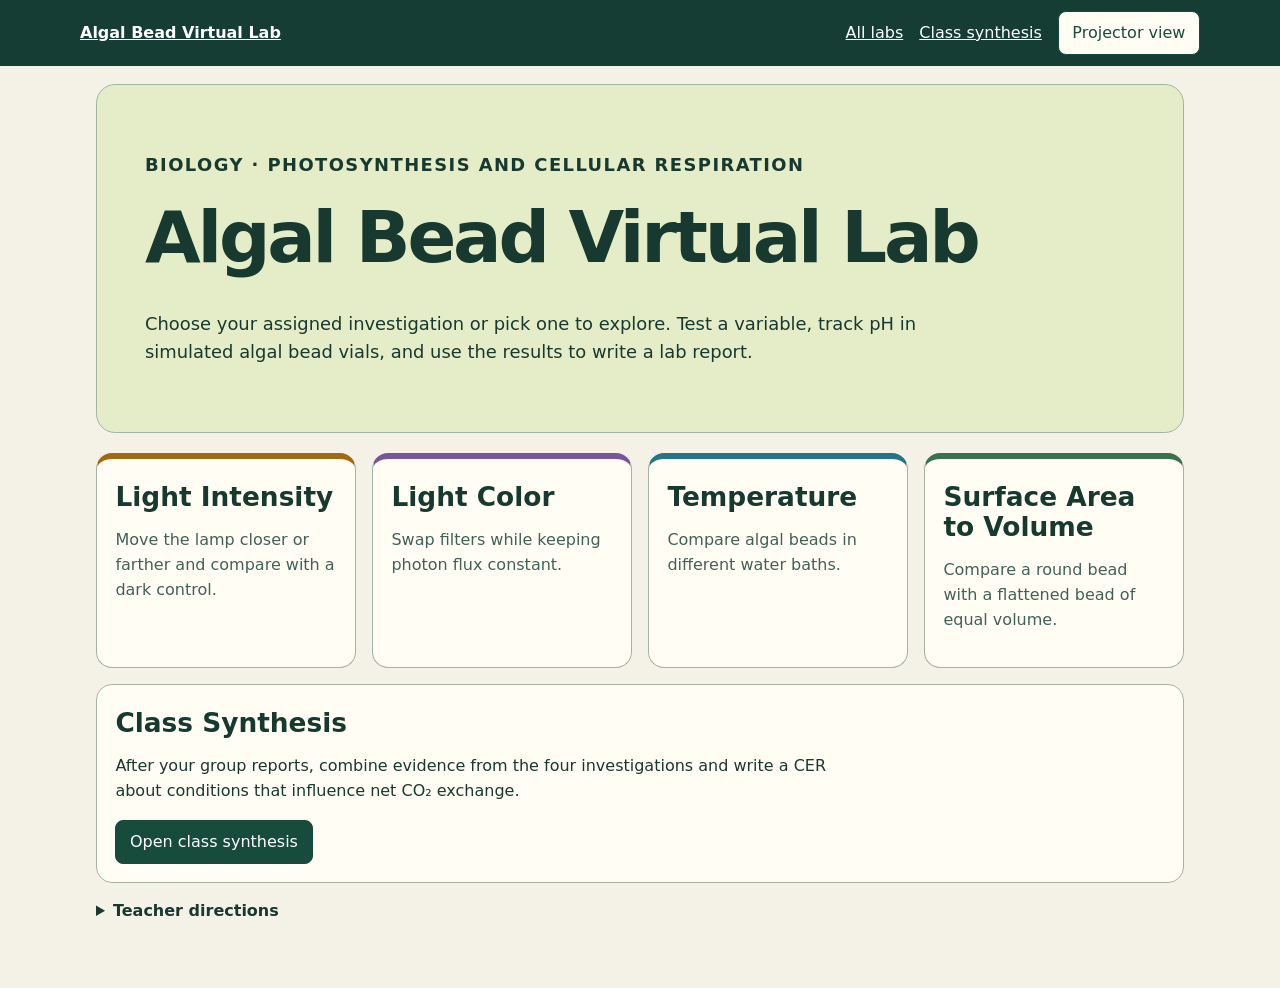
<file: index.html>
<!doctype html>
<html lang="en"><head><meta charset="utf-8"><meta name="viewport" content="width=device-width, initial-scale=1"><title>Algal Bead Virtual Lab | Algal Bead Virtual Lab</title><link rel="stylesheet" href="styles.css"><script defer src="model.js"></script><script defer src="written.js"></script><script defer src="grading.js"></script><script defer src="app.js"></script></head>
<body data-page="index"><header><a href="index.html"><strong>Algal Bead Virtual Lab</strong></a><nav aria-label="Lab navigation"><a href="index.html">All labs</a><a href="synthesis.html">Class synthesis</a><button class="secondary" id="projector" aria-pressed="false">Projector view</button></nav></header>
<main id="main"><section class="hero"><p class="eyebrow">Biology · Photosynthesis and cellular respiration</p><h1>Algal Bead Virtual Lab</h1><p>Choose your assigned investigation or pick one to explore. Test a variable, track pH in simulated algal bead vials, and use the results to write a lab report.</p></section>
<div class="grid">
<a class="card" style="--accent:#a16a10" href="intensity.html"><h2>Light Intensity</h2><p>Move the lamp closer or farther and compare with a dark control.</p></a>
<a class="card" style="--accent:#79549a" href="spectrum.html"><h2>Light Color</h2><p>Swap filters while keeping photon flux constant.</p></a>
<a class="card" style="--accent:#247588" href="temperature.html"><h2>Temperature</h2><p>Compare algal beads in different water baths.</p></a>
<a class="card" style="--accent:#38734c" href="surface.html"><h2>Surface Area to Volume</h2><p>Compare a round bead with a flattened bead of equal volume.</p></a>
</div>
<section class="panel" style="margin-top:1rem"><h2>Class Synthesis</h2><p>After your group reports, combine evidence from the four investigations and write a CER about conditions that influence net CO₂ exchange.</p><a class="button" href="synthesis.html">Open class synthesis</a></section>
<details><summary>Teacher directions</summary><p>Share this page for student choice or copy an investigation’s link for a group assignment. Use Projector view on the projected browser. Plan about 35 minutes per lab and allow additional time for the class share-out. For a 75-minute period, two 35-minute investigations leave about five minutes for transitions, so the synthesis can follow the next day.</p><p>Each group exports an evidence file containing simulated readings only. On the synthesis page, import one or more group files, or enter results from oral reports. Lab and synthesis drafts are saved in this browser. Export a report to submit through your usual classroom workflow.</p></details><noscript>Enable JavaScript to run the interactive lab.</noscript></main>
</body></html>
</file>
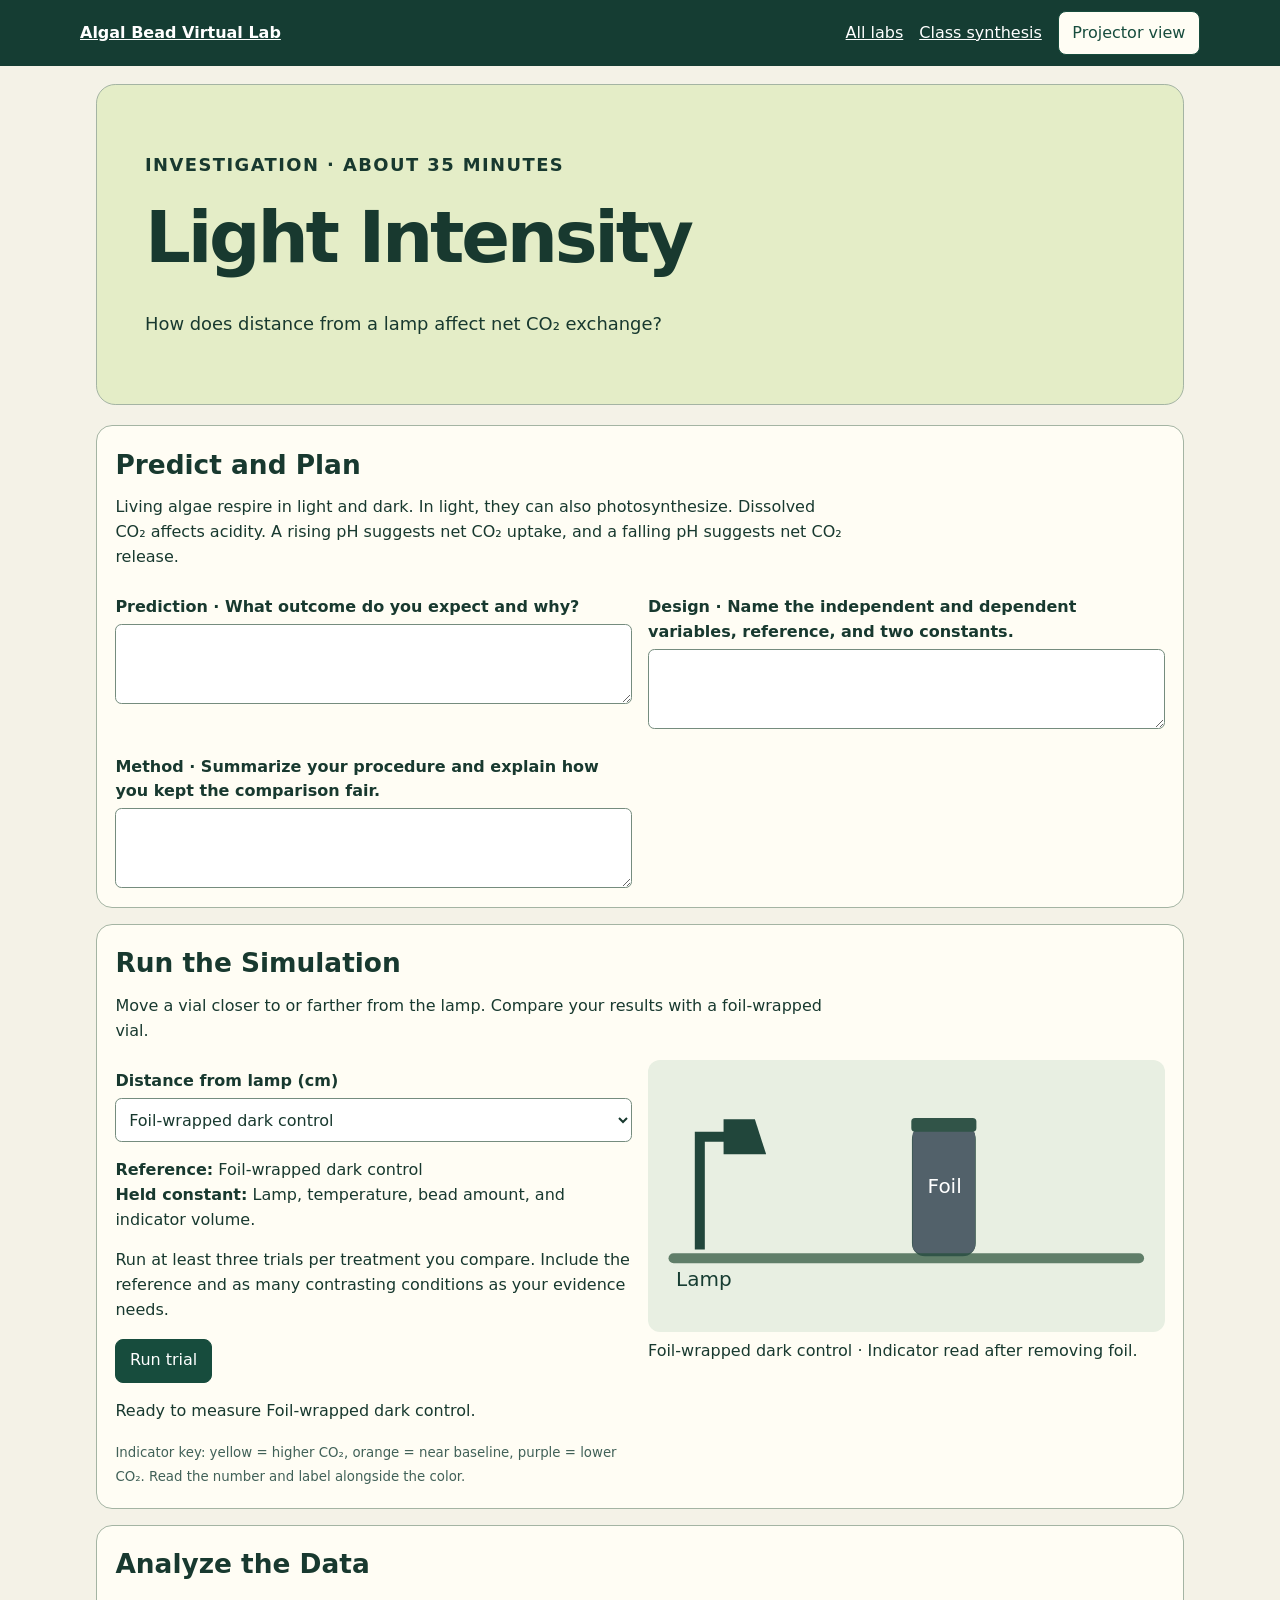
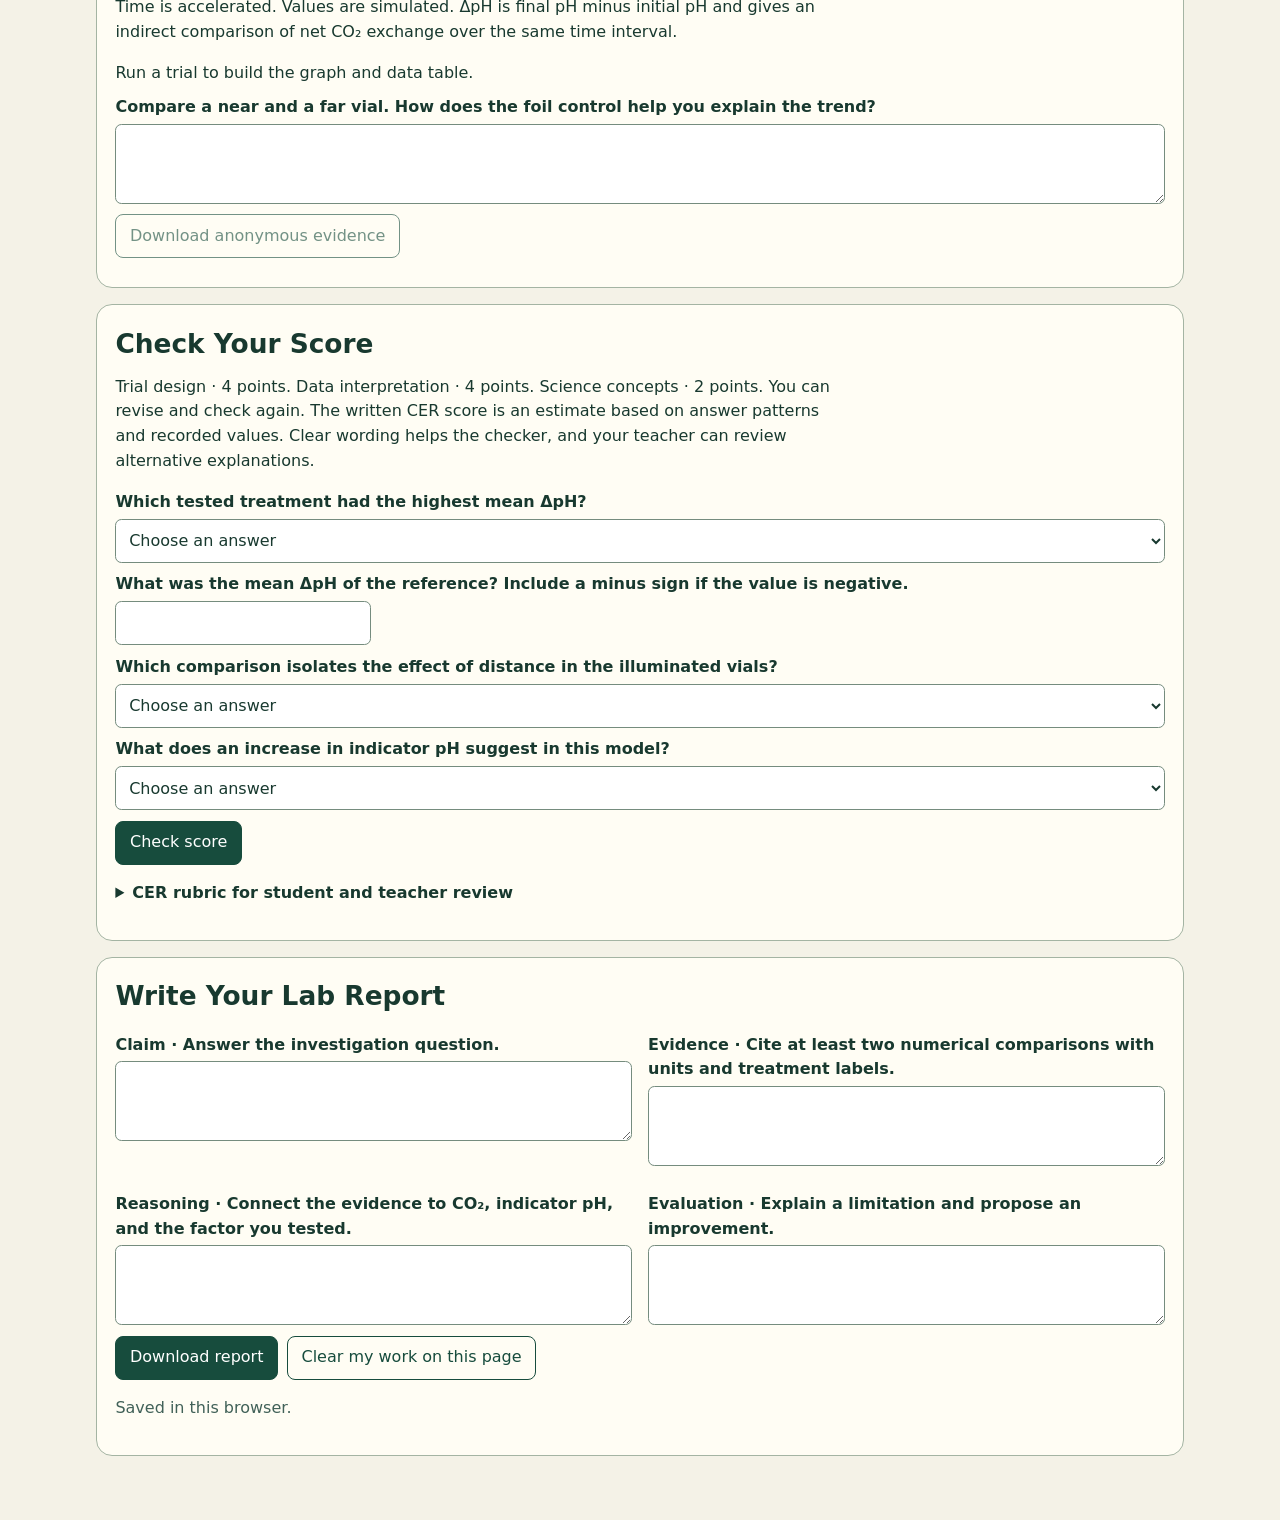
<file: intensity.html>
<!doctype html>
<html lang="en"><head><meta charset="utf-8"><meta name="viewport" content="width=device-width, initial-scale=1"><title>Light Intensity | Algal Bead Virtual Lab</title><link rel="stylesheet" href="styles.css"><script defer src="model.js"></script><script defer src="written.js"></script><script defer src="grading.js"></script><script defer src="app.js"></script></head>
<body data-page="intensity"><header><a href="index.html"><strong>Algal Bead Virtual Lab</strong></a><nav aria-label="Lab navigation"><a href="index.html">All labs</a><a href="synthesis.html">Class synthesis</a><button class="secondary" id="projector" aria-pressed="false">Projector view</button></nav></header>
<main id="main"><noscript>Enable JavaScript to run the interactive lab.</noscript></main>
</body></html>
</file>
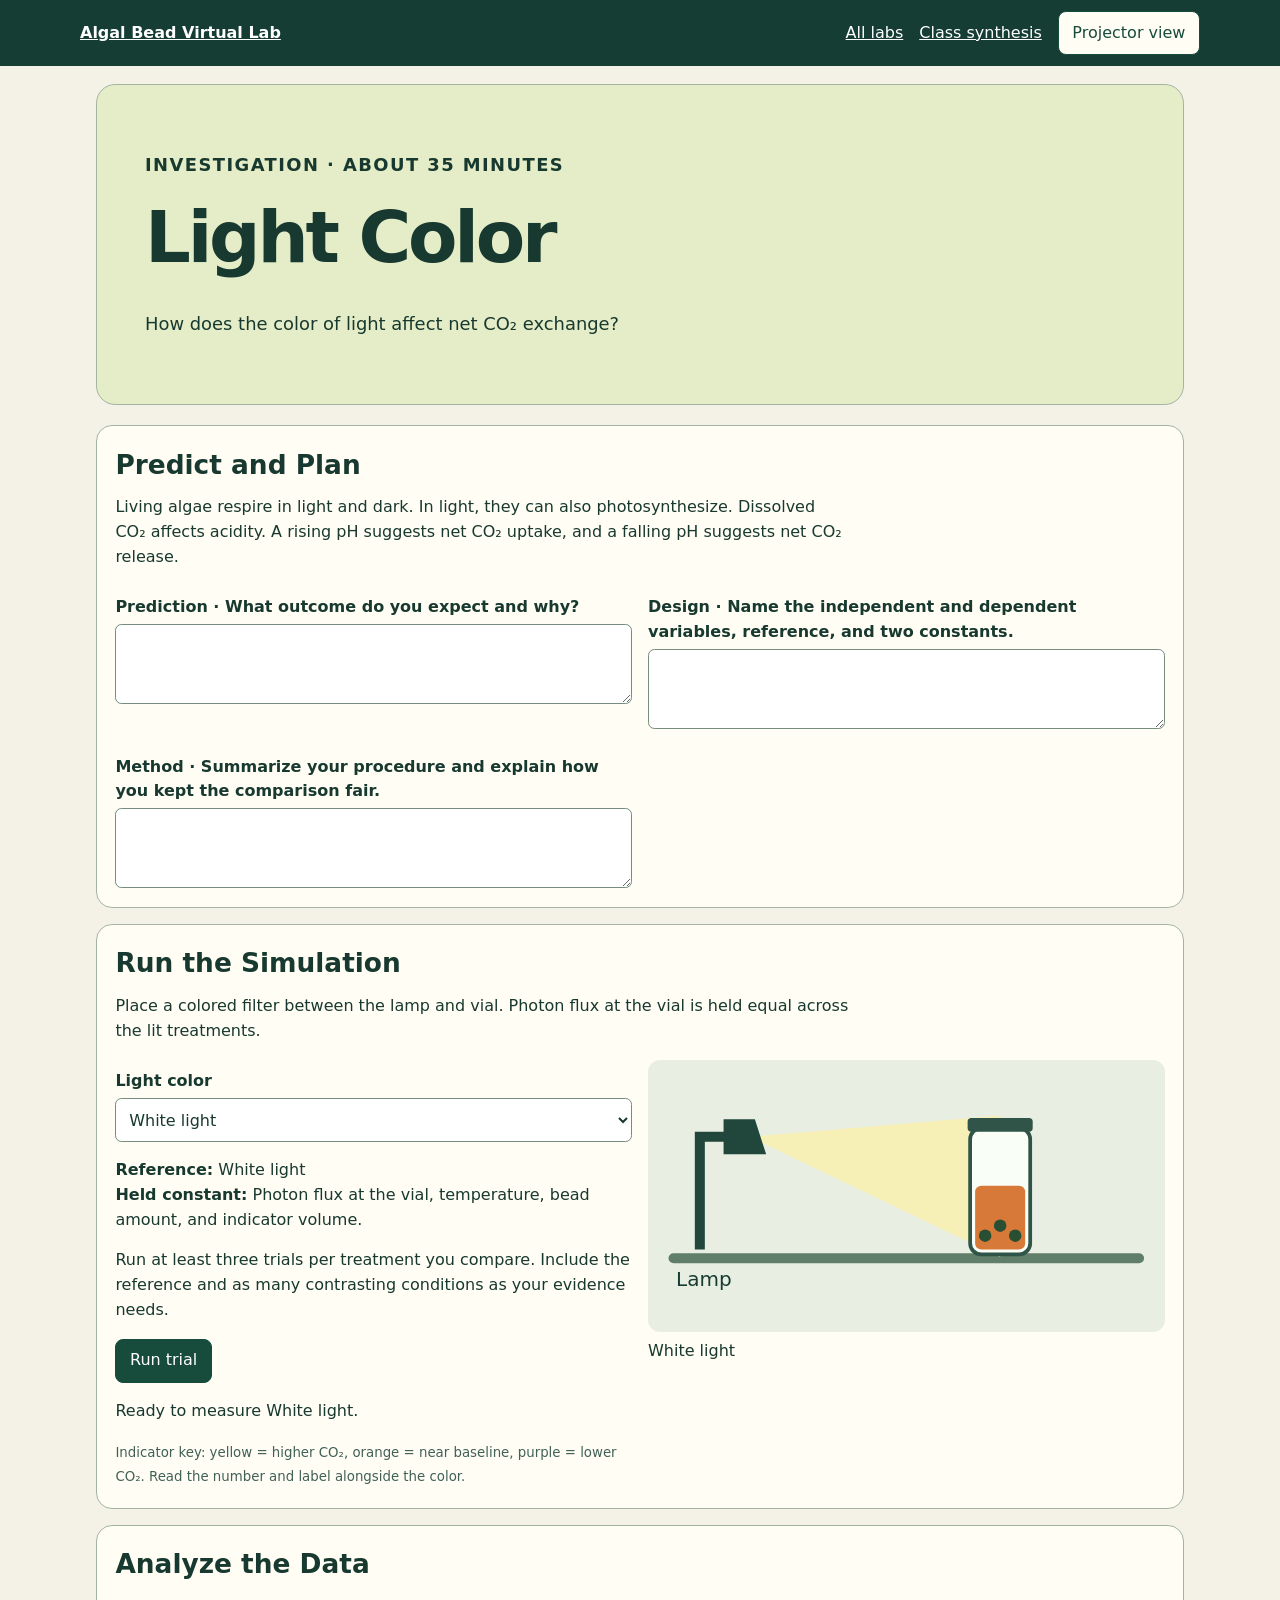
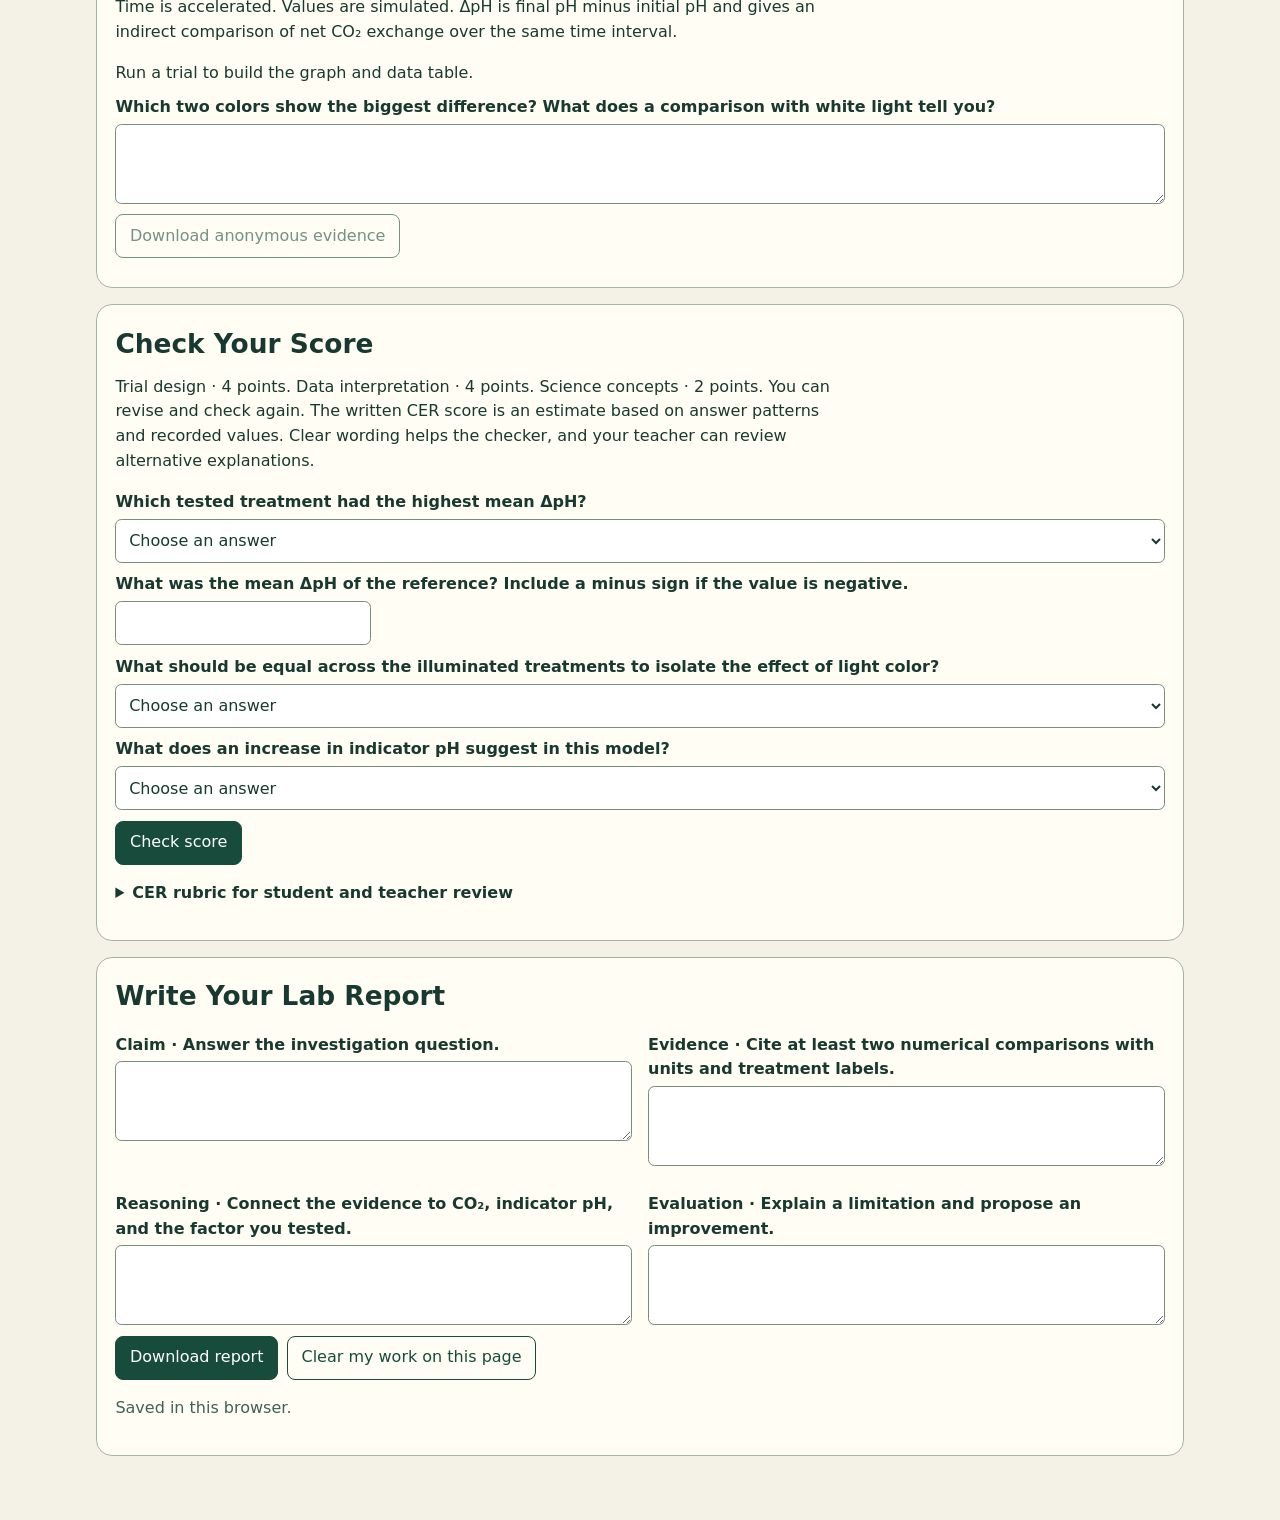
<file: spectrum.html>
<!doctype html>
<html lang="en"><head><meta charset="utf-8"><meta name="viewport" content="width=device-width, initial-scale=1"><title>Light Color | Algal Bead Virtual Lab</title><link rel="stylesheet" href="styles.css"><script defer src="model.js"></script><script defer src="written.js"></script><script defer src="grading.js"></script><script defer src="app.js"></script></head>
<body data-page="spectrum"><header><a href="index.html"><strong>Algal Bead Virtual Lab</strong></a><nav aria-label="Lab navigation"><a href="index.html">All labs</a><a href="synthesis.html">Class synthesis</a><button class="secondary" id="projector" aria-pressed="false">Projector view</button></nav></header>
<main id="main"><noscript>Enable JavaScript to run the interactive lab.</noscript></main>
</body></html>
</file>
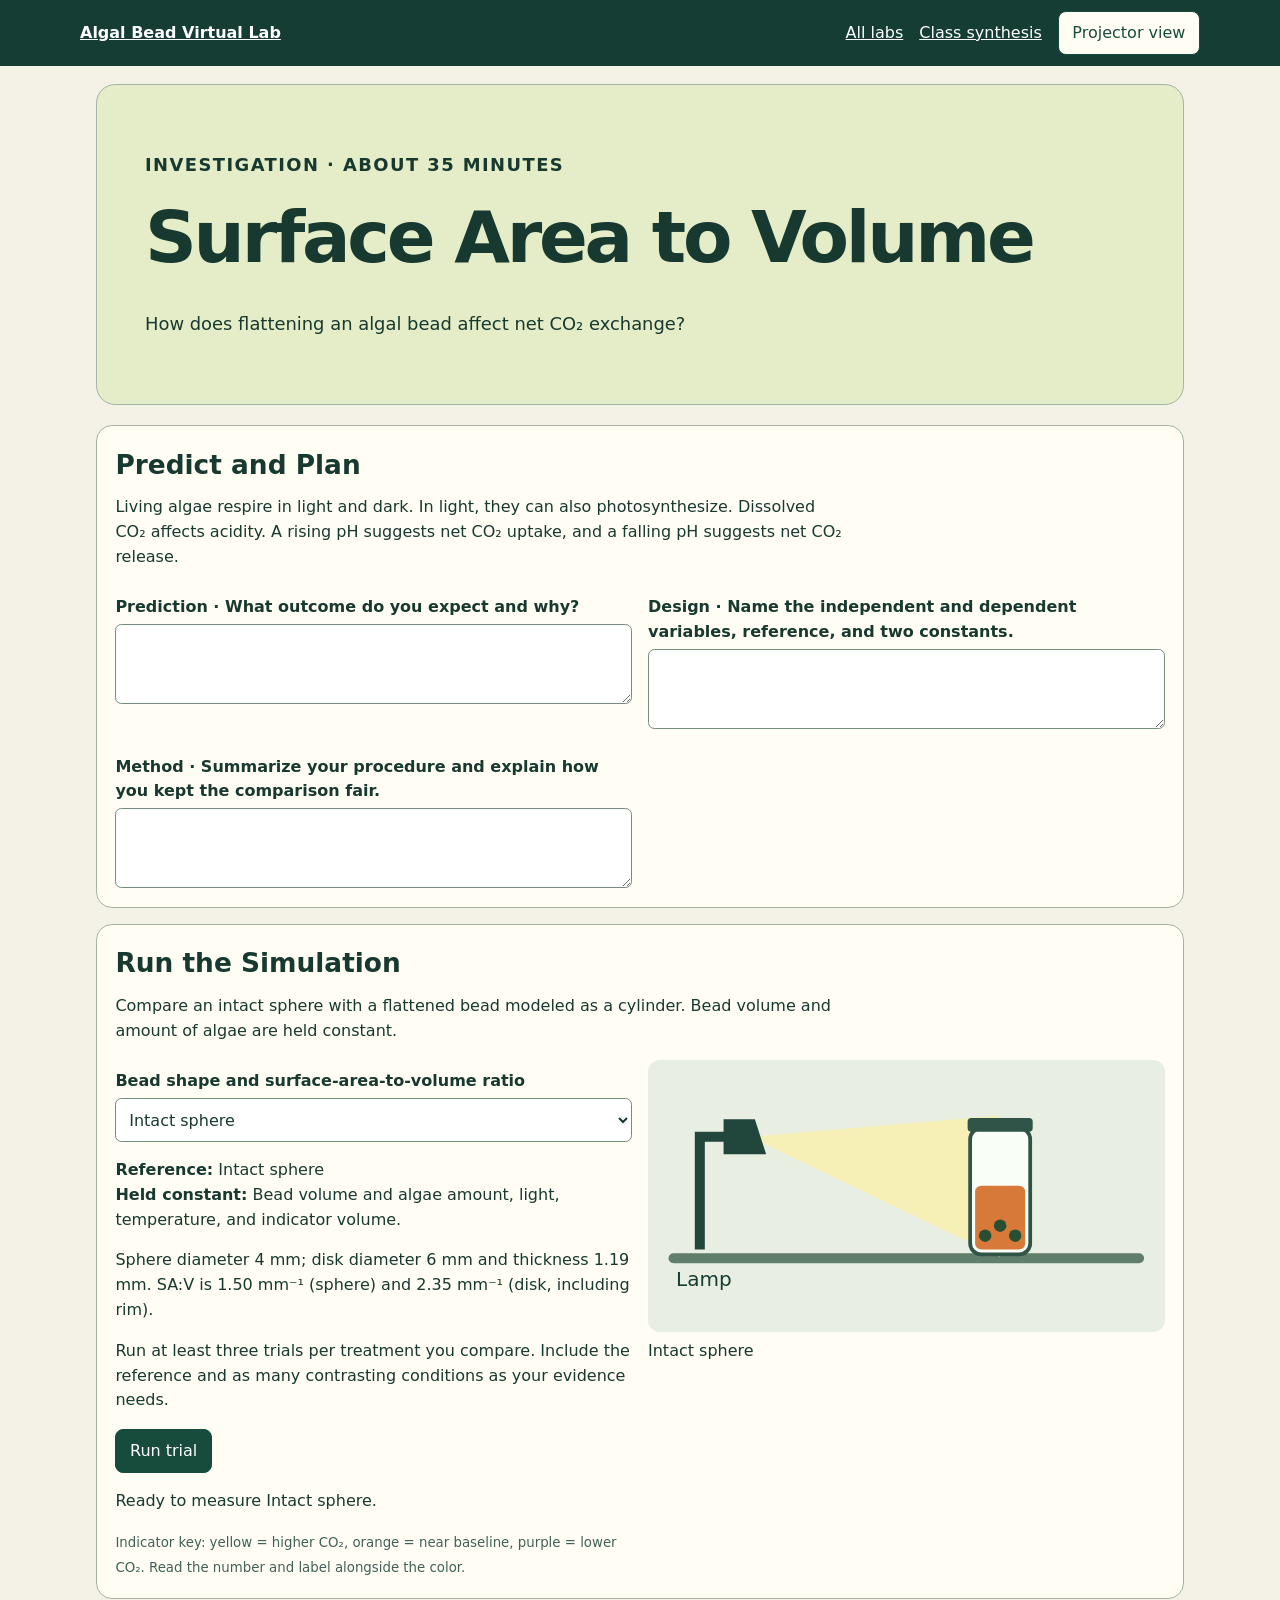
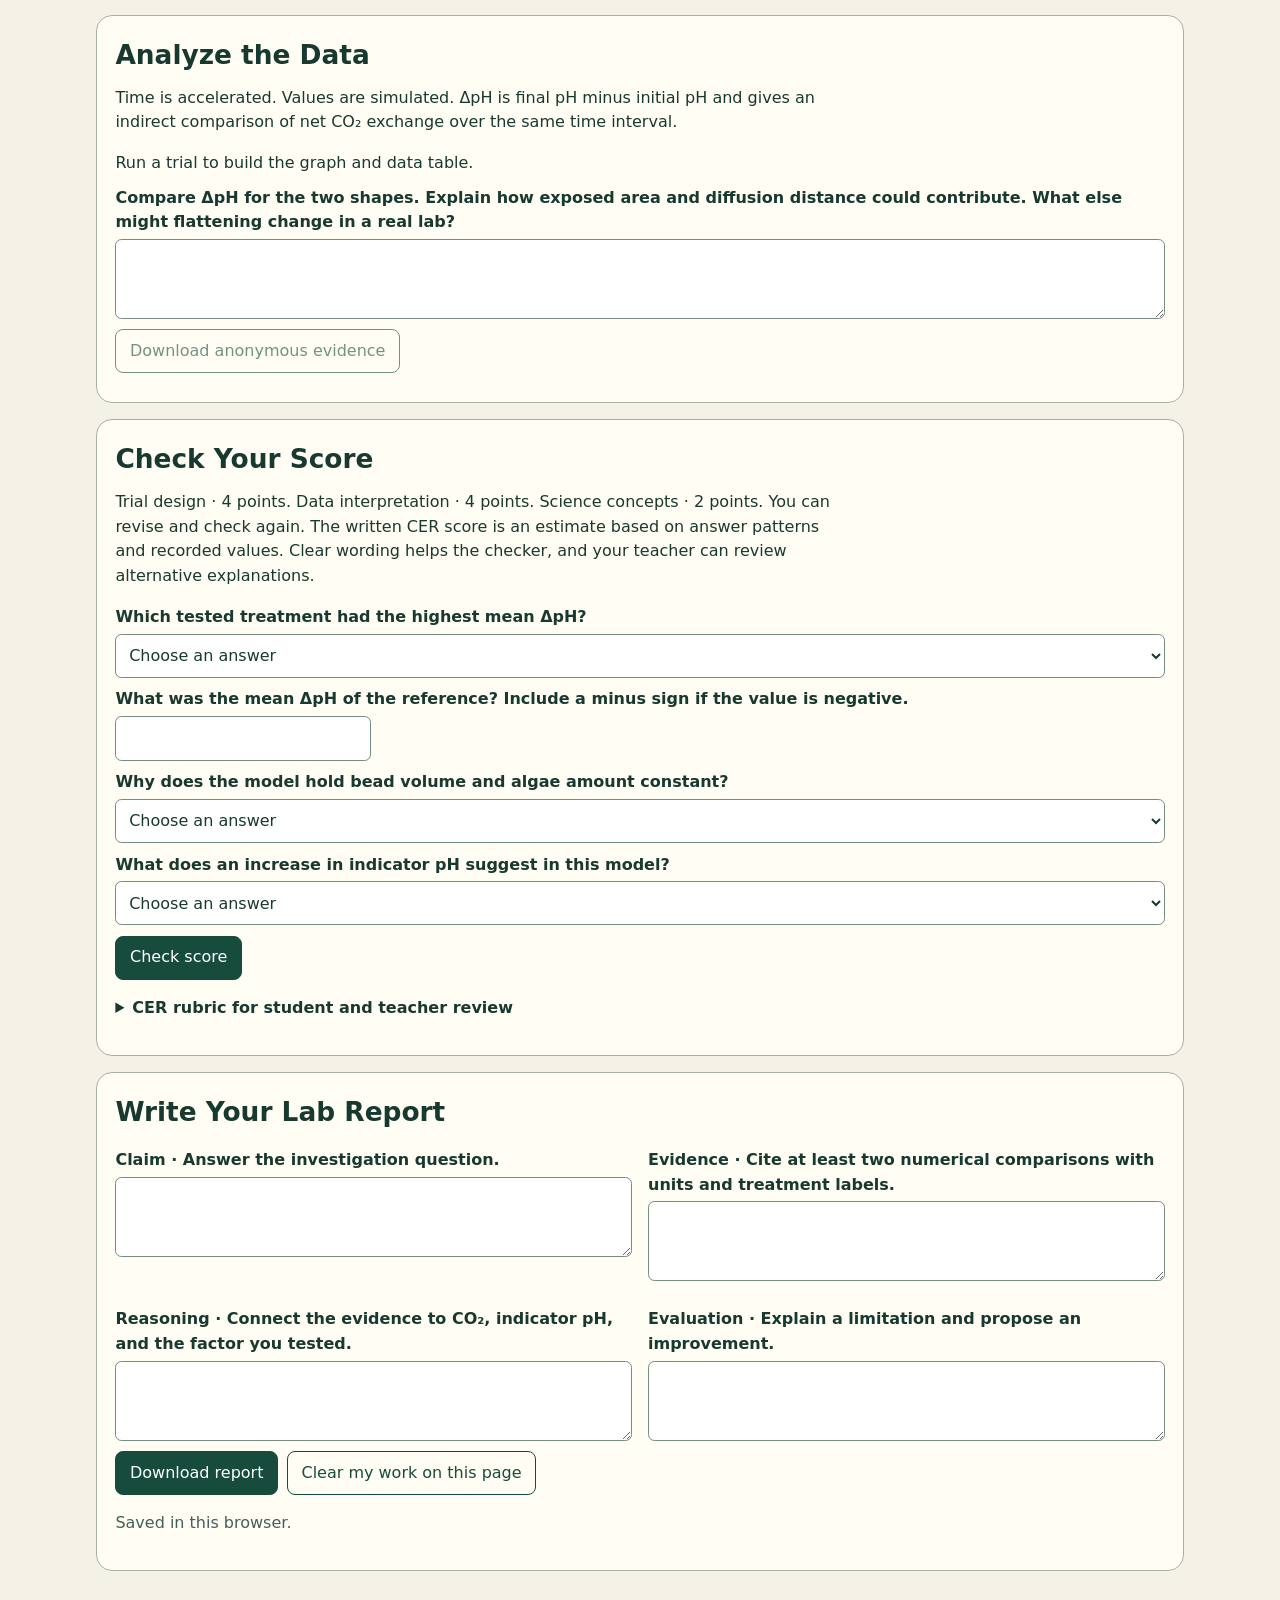
<file: surface.html>
<!doctype html>
<html lang="en"><head><meta charset="utf-8"><meta name="viewport" content="width=device-width, initial-scale=1"><title>Surface Area to Volume | Algal Bead Virtual Lab</title><link rel="stylesheet" href="styles.css"><script defer src="model.js"></script><script defer src="written.js"></script><script defer src="grading.js"></script><script defer src="app.js"></script></head>
<body data-page="surface"><header><a href="index.html"><strong>Algal Bead Virtual Lab</strong></a><nav aria-label="Lab navigation"><a href="index.html">All labs</a><a href="synthesis.html">Class synthesis</a><button class="secondary" id="projector" aria-pressed="false">Projector view</button></nav></header>
<main id="main"><noscript>Enable JavaScript to run the interactive lab.</noscript></main>
</body></html>
</file>
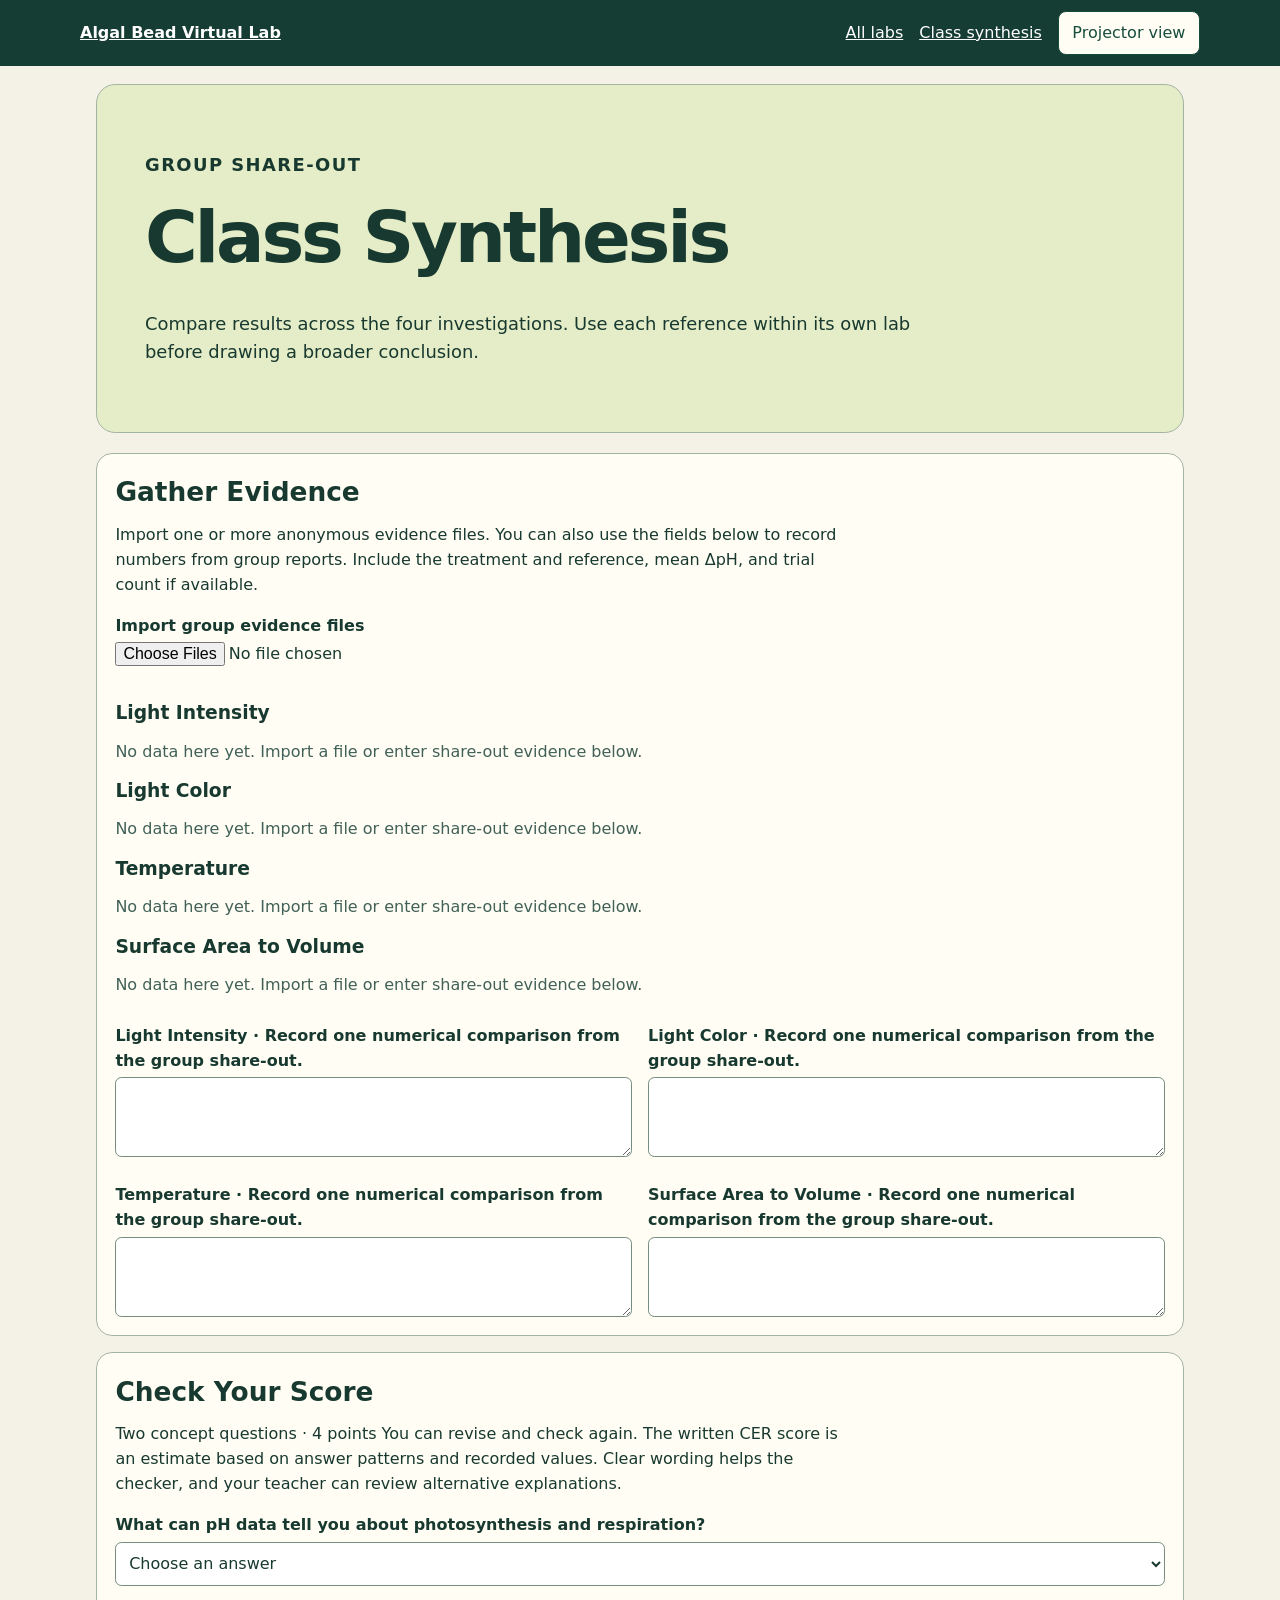
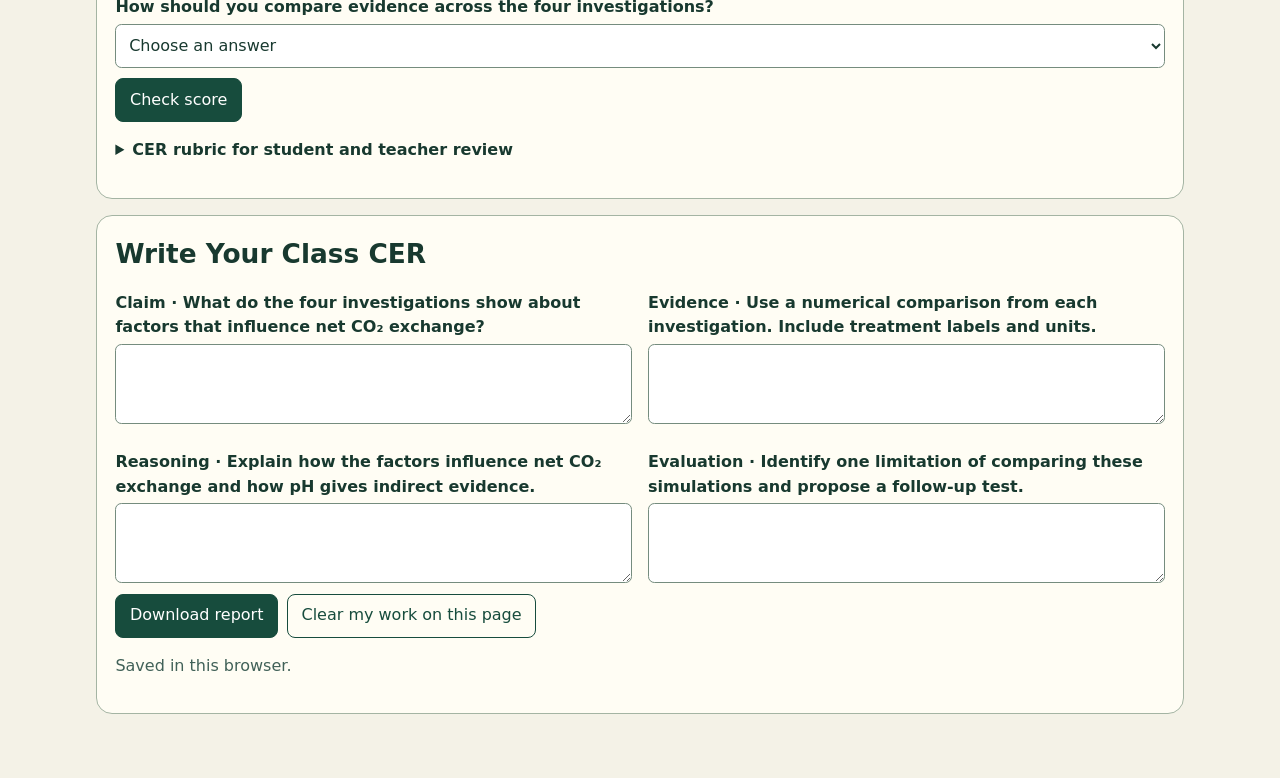
<file: synthesis.html>
<!doctype html>
<html lang="en"><head><meta charset="utf-8"><meta name="viewport" content="width=device-width, initial-scale=1"><title>Class Synthesis | Algal Bead Virtual Lab</title><link rel="stylesheet" href="styles.css"><script defer src="model.js"></script><script defer src="written.js"></script><script defer src="grading.js"></script><script defer src="app.js"></script></head>
<body data-page="synthesis"><header><a href="index.html"><strong>Algal Bead Virtual Lab</strong></a><nav aria-label="Lab navigation"><a href="index.html">All labs</a><a href="synthesis.html">Class synthesis</a><button class="secondary" id="projector" aria-pressed="false">Projector view</button></nav></header>
<main id="main"><noscript>Enable JavaScript to run the interactive lab.</noscript></main>
</body></html>
</file>
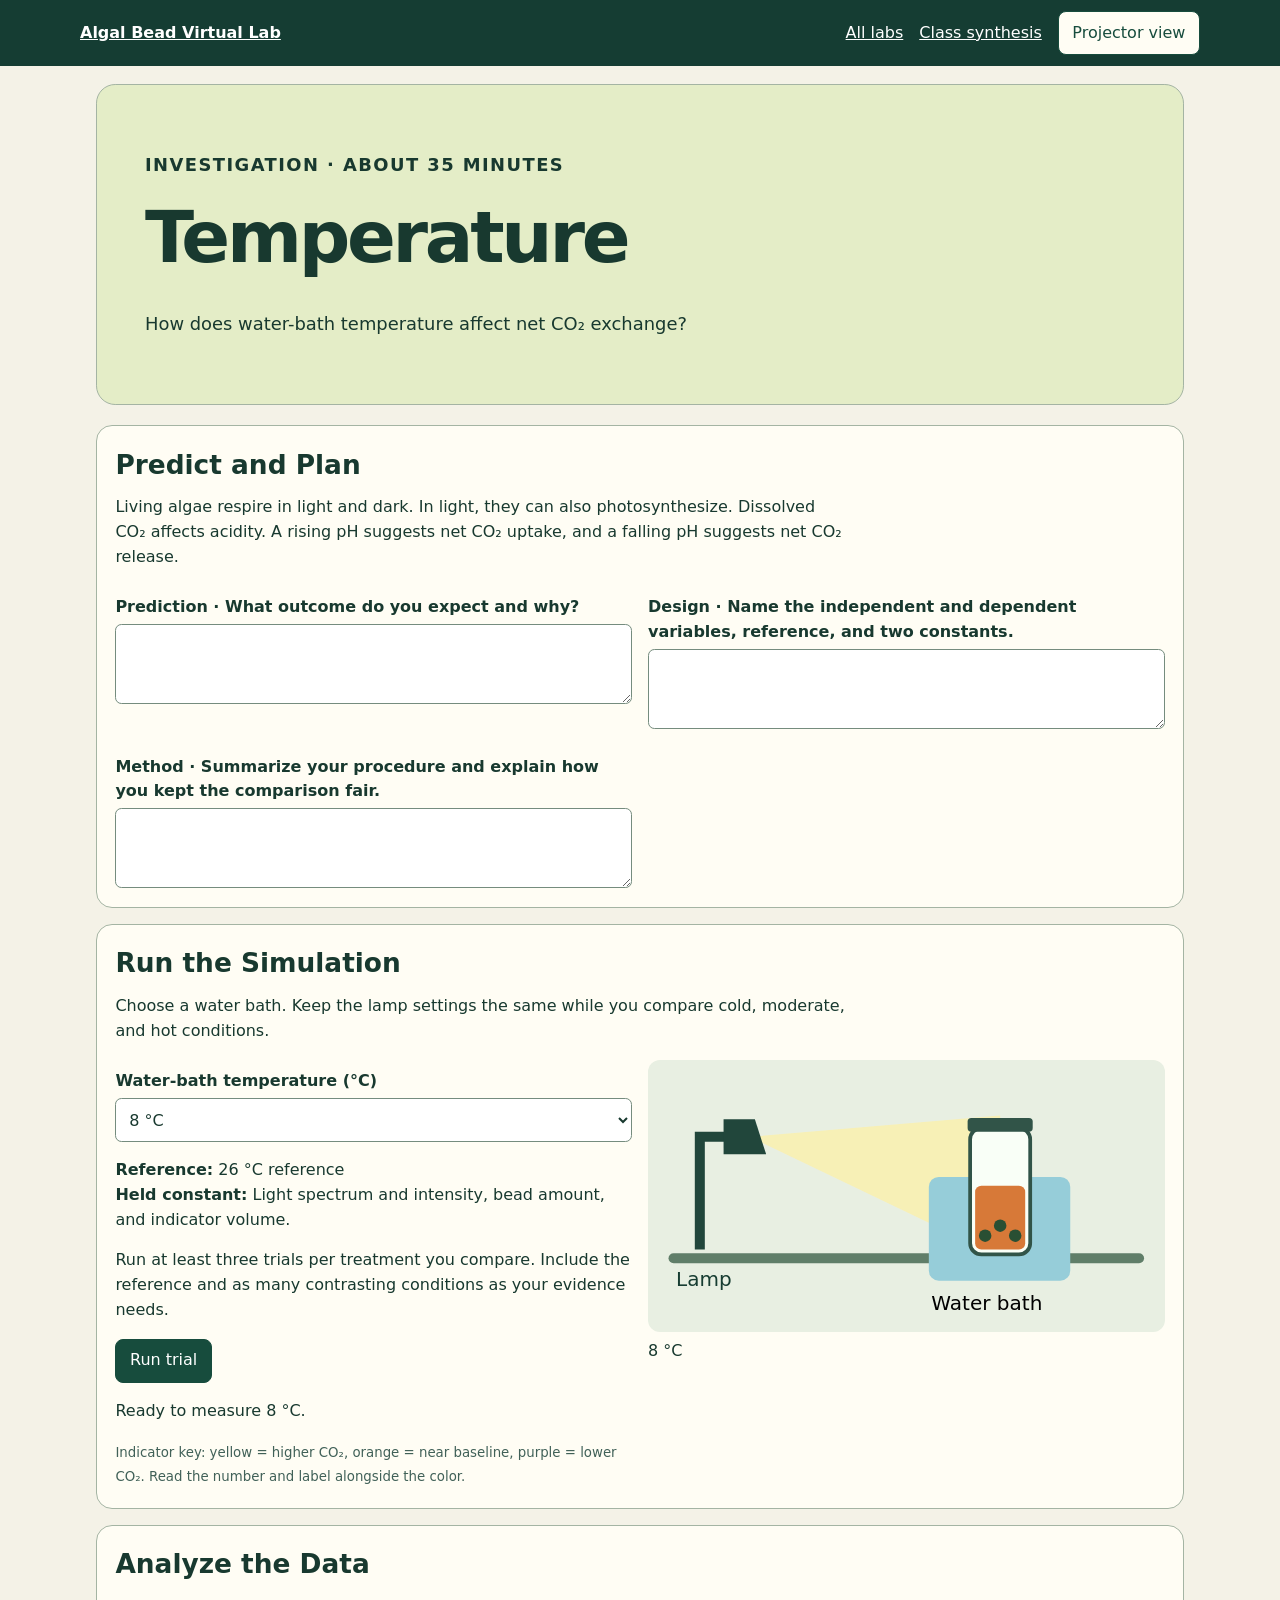
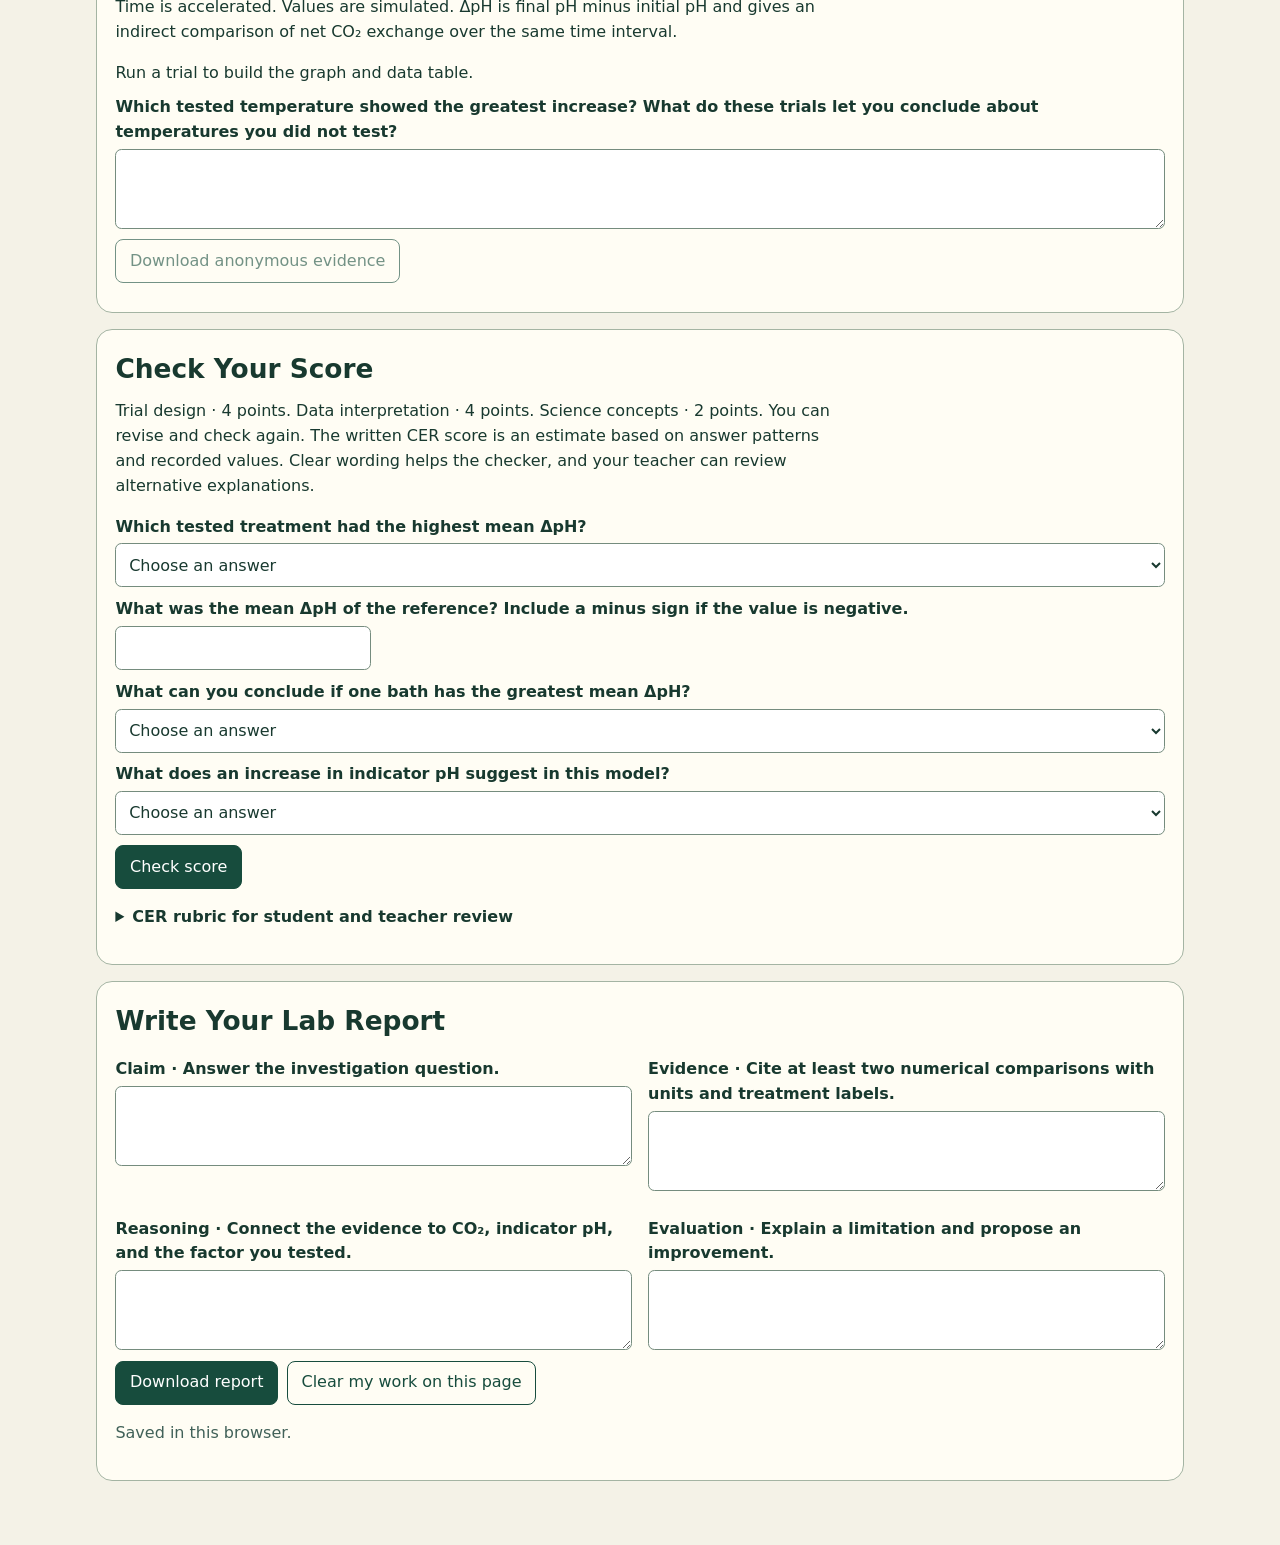
<file: temperature.html>
<!doctype html>
<html lang="en"><head><meta charset="utf-8"><meta name="viewport" content="width=device-width, initial-scale=1"><title>Temperature | Algal Bead Virtual Lab</title><link rel="stylesheet" href="styles.css"><script defer src="model.js"></script><script defer src="written.js"></script><script defer src="grading.js"></script><script defer src="app.js"></script></head>
<body data-page="temperature"><header><a href="index.html"><strong>Algal Bead Virtual Lab</strong></a><nav aria-label="Lab navigation"><a href="index.html">All labs</a><a href="synthesis.html">Class synthesis</a><button class="secondary" id="projector" aria-pressed="false">Projector view</button></nav></header>
<main id="main"><noscript>Enable JavaScript to run the interactive lab.</noscript></main>
</body></html>
</file>
<file: styles.css>
:root{color-scheme:light;--ink:#18392f;--muted:#416158;--bg:#f4f2e7;--paper:#fffdf4;--border:#a4b4a3;--green:#174c3d;--lime:#dceba7;font:100%/1.55 system-ui,sans-serif}
*{box-sizing:border-box}
body{margin:0;color:var(--ink);background:var(--bg)}
header{background:#153d33;color:#fff;padding:.7rem max(1rem,calc((100% - 70rem)/2));display:flex;gap:1rem;flex-wrap:wrap;justify-content:space-between;align-items:center}
header a{color:inherit} nav{display:flex;flex-wrap:wrap;align-items:center;gap:1rem}
main{width:min(70rem,100%);margin:auto;padding:1.1rem 1rem 3rem}
h1,h2,h3{line-height:1.13;margin:.2em 0 .45em}h1{font-size:clamp(2.25rem,6vw,4.5rem);letter-spacing:-.045em}h2{font-size:1.65rem}p{max-width:72ch}
.hero{padding:clamp(1.2rem,4vw,3rem);background:#e4edc7;border:1px solid var(--border);border-radius:1.2rem;margin-bottom:1.25rem}.hero p{font-size:1.12rem}
.grid,.bench,.prompts{display:grid;gap:1rem}.grid{grid-template-columns:repeat(auto-fit,minmax(min(100%,16rem),1fr))}
@media(min-width:58rem){.bench{grid-template-columns:1fr 1fr}.prompts{grid-template-columns:1fr 1fr}}
.panel,.card{background:var(--paper);padding:1.15rem;border:1px solid var(--border);border-radius:1rem;margin-bottom:1rem;min-width:0}
.card{display:block;color:inherit;text-decoration:none;border-top:6px solid var(--accent,#36765c);margin:0}.card:hover,.card:focus-visible{background:#edf1d8}.card p{color:var(--muted)}
small,.muted{color:var(--muted)} .eyebrow{font-weight:750;letter-spacing:.08em;text-transform:uppercase;font-size:.8em}
button,.button,select,input[type=file]{font:inherit;min-height:44px}button,.button{border:1px solid var(--green);color:white;background:var(--green);padding:.5rem .85rem;border-radius:.5rem;cursor:pointer;text-decoration:none;display:inline-flex;align-items:center}button.secondary{background:var(--paper);color:var(--green)}button:disabled{opacity:.6;cursor:default}
:focus-visible{outline:3px solid #9b4a07;outline-offset:3px}label{display:block;font-weight:650;margin:.6rem 0 .25rem}textarea,select{display:block;width:100%;padding:.55rem;background:#fff;color:var(--ink);border:1px solid #758c7e;border-radius:.4rem;font:inherit}textarea{min-height:5rem;resize:vertical}
.actions{display:flex;gap:.55rem;flex-wrap:wrap;align-items:center;margin:.65rem 0}.scroll{overflow:auto;max-width:100%}table{border-collapse:collapse;width:100%;font-variant-numeric:tabular-nums}th,td{text-align:left;padding:.55rem;border-bottom:1px solid #cad3c9;white-space:nowrap}th{background:#e8efd5}
svg{display:block;width:100%;height:auto}figure{margin:0}figcaption{margin:.45rem 0}.apparatus{background:#e8efe2;border-radius:.75rem;padding:.5rem}
details{margin:1rem 0}summary{cursor:pointer;font-weight:700}.status{min-height:1.5em}.projector{font-size:clamp(1.12rem,2vw,1.5rem);--ink:#112d23;--bg:#fff;--paper:#fff}.projector main{width:min(90rem,100%)} .projector button,.projector select,.projector textarea{font-size:inherit}
input[type=number]{display:block;width:min(100%,16rem);min-height:44px;padding:.55rem;border:1px solid #758c7e;border-radius:.4rem;font:inherit;color:var(--ink);background:#fff}
#grade-status{font-weight:750}
</file>
